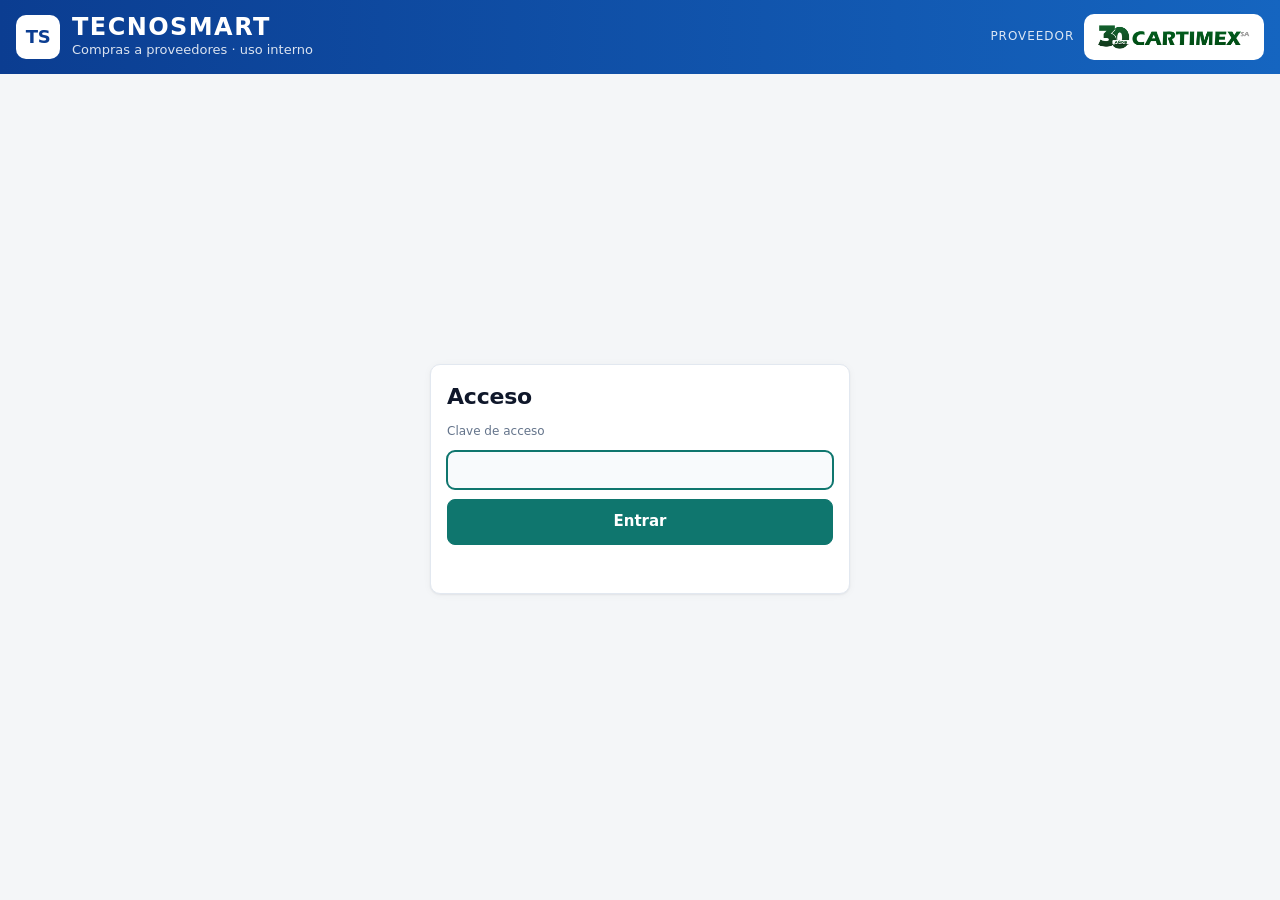
<file: compras/index.html>
<!doctype html>
<html lang="es">
<head>
  <meta charset="utf-8">
  <meta name="viewport" content="width=device-width, initial-scale=1">
  <meta name="robots" content="noindex, nofollow">
  <meta name="referrer" content="no-referrer">
  <title>Compras Cartimex · Tecnosmart</title>
  <link rel="icon" href="cartimex-logo.png">
  <link rel="stylesheet" href="styles.css">
</head>
<body>

<header class="brandbar">
  <div class="brandbar-inner">
    <div class="brand">
      <span class="brand-mark" aria-hidden="true">TS</span>
      <div>
        <div class="brand-name">TECNOSMART</div>
        <div class="brand-sub">Compras a proveedores · uso interno</div>
      </div>
    </div>
    <div class="supplier">
      <span class="supplier-label">Proveedor</span>
      <span class="logo-pill"><img src="cartimex-logo.png" alt="Cartimex" class="cx-logo"></span>
    </div>
  </div>
</header>

<!-- Paso 1: clave de acceso -->
<section id="login" class="center" hidden>
  <form id="loginForm" class="card narrow" autocomplete="off">
    <h1>Acceso</h1>
    <label for="password">Clave de acceso</label>
    <input id="password" type="password" inputmode="numeric" required autofocus>
    <button type="submit" class="btn primary big">Entrar</button>
    <p id="loginMsg" class="msg error" role="alert"></p>
  </form>
</section>

<!-- Paso 2 (solo la primera vez en cada equipo): API key de Cartimex -->
<section id="keySetup" class="center" hidden>
  <form id="keyForm" class="card narrow" autocomplete="off">
    <h1>Conectar con Cartimex</h1>
    <p class="hint">Pegue su API key de Cartimex (empieza con <code>ck_</code>). Se guarda solo en este navegador,
      nunca en la página publicada. Se pide una sola vez por equipo.</p>
    <label for="apikey">API key de Cartimex</label>
    <input id="apikey" type="password" required pattern="ck_[A-Za-z0-9]{8,}" spellcheck="false">
    <label class="check"><input id="remember" type="checkbox" checked> Recordar en este equipo</label>
    <button type="submit" class="btn primary big">Conectar</button>
    <p id="keyMsg" class="msg error" role="alert"></p>
  </form>
</section>

<!-- Aplicación -->
<div id="app" hidden>
  <div class="toolbar">
    <span id="cuenta" class="chip"></span>
    <button id="forgetKey" class="btn ghost sm" type="button" title="Borra la API key guardada en este navegador">Desconectar clave</button>
    <button id="logout" class="btn ghost sm" type="button">Bloquear</button>
  </div>

  <main>
    <!-- Consulta -->
    <section class="card search-card">
      <h2 class="section-title">Consulta de productos Cartimex</h2>
      <form id="searchForm" class="search">
        <input id="q" type="search" placeholder="Part number, marca o descripción (ej. 83KA00G3LM · laptop lenovo · monitor 24)" minlength="2" maxlength="80" required>
        <label class="check"><input id="soloDisp" type="checkbox" checked> Solo con stock</label>
        <button class="btn primary big" type="submit">Buscar</button>
      </form>
      <p id="searchMsg" class="msg"></p>
      <div class="table-wrap">
        <table id="results" class="grid big-grid" hidden>
          <thead>
            <tr>
              <th></th>
              <th>Código</th>
              <th>Producto</th>
              <th class="num" title="Disponible en Guayaquil (mostrador + otras bodegas)">GYE</th>
              <th class="num" title="Disponible en Quito (mostrador + otras bodegas)">UIO</th>
              <th class="num">Precio</th>
              <th class="num">Precio + IVA</th>
              <th class="num">Cant.</th>
              <th></th>
            </tr>
          </thead>
          <tbody></tbody>
        </table>
      </div>
      <div class="pager"><button id="more" class="btn ghost" type="button" hidden>Ver más resultados</button></div>
    </section>

    <!-- Carrito / orden -->
    <section class="card">
      <div class="section-head">
        <h2 class="section-title">Orden de compra <span id="cartCount" class="badge">0</span></h2>
        <div class="actions">
          <button id="refresh" class="btn ghost" type="button">Actualizar precios y stock</button>
          <button id="clear" class="btn ghost danger" type="button">Vaciar</button>
        </div>
      </div>
      <p id="cartEmpty" class="empty">Aún no hay productos. Búsquelos arriba y pulse <b>Agregar</b>.</p>
      <div class="table-wrap">
        <table id="cart" class="grid" hidden>
          <thead>
            <tr>
              <th>Código</th>
              <th>Producto</th>
              <th class="num">GYE</th>
              <th class="num">UIO</th>
              <th class="num">Cant.</th>
              <th class="num">Precio</th>
              <th class="num">Precio + IVA</th>
              <th class="num">Subtotal</th>
              <th class="num">Total + IVA</th>
              <th>Comentario</th>
              <th></th>
            </tr>
          </thead>
          <tbody></tbody>
          <tfoot>
            <tr>
              <td colspan="7" class="right">Subtotal · IVA · <b>Total</b></td>
              <td class="num" id="tSub"></td>
              <td class="num" id="tTot"></td>
              <td colspan="2" id="tExtra" class="muted"></td>
            </tr>
          </tfoot>
        </table>
      </div>

      <form id="orderForm" class="order-form" hidden>
        <div class="field">
          <label for="ref">Referencia (su nº de pedido)</label>
          <input id="ref" required maxlength="40" pattern="[A-Za-z0-9][A-Za-z0-9_\/\-]{2,39}" title="3 a 40 caracteres: letras, números, - _ /">
        </div>
        <div class="field">
          <label for="entrega">Entrega</label>
          <select id="entrega">
            <option value="retiro_gye">Retiro en mostrador Guayaquil</option>
            <option value="retiro_uio">Retiro en mostrador Quito</option>
          </select>
        </div>
        <div class="field wide">
          <label for="comentario">Comentario general para Cartimex</label>
          <textarea id="comentario" rows="2" maxlength="200" placeholder="Ej.: Retira Juan Pérez, C.I. 09…"></textarea>
          <p class="hint">Nota que recibe Cartimex (general + comentarios por línea): <span id="notaCount">0</span>/200</p>
        </div>
        <div class="field wide submit-row">
          <div id="orderMsg" class="msg" role="status"></div>
          <button id="submitOrder" class="btn primary big" type="submit">Subir orden a Cartimex</button>
        </div>
      </form>
    </section>

    <!-- Órdenes recientes -->
    <section class="card">
      <div class="section-head">
        <h2 class="section-title">Órdenes recientes en Cartimex</h2>
        <button id="loadOrders" class="btn ghost" type="button">Actualizar</button>
      </div>
      <div class="table-wrap">
        <table id="orders" class="grid compact" hidden>
          <thead><tr><th>Referencia</th><th>Orden</th><th>Estado</th><th>Detalle</th><th class="num">Total</th><th>Creada</th></tr></thead>
          <tbody></tbody>
        </table>
      </div>
      <p id="ordersMsg" class="empty"></p>
    </section>
  </main>
</div>

<dialog id="confirm">
  <form method="dialog" class="dialog">
    <h2>¿Subir esta orden a Cartimex?</h2>
    <div id="confirmBody"></div>
    <p class="hint">Cartimex la procesará como una compra real y la facturará a nombre de su cuenta.</p>
    <div class="actions right">
      <button value="cancel" class="btn ghost">Cancelar</button>
      <button value="ok" class="btn primary">Sí, subir orden</button>
    </div>
  </form>
</dialog>

<script src="app.js"></script>
</body>
</html>
</file>
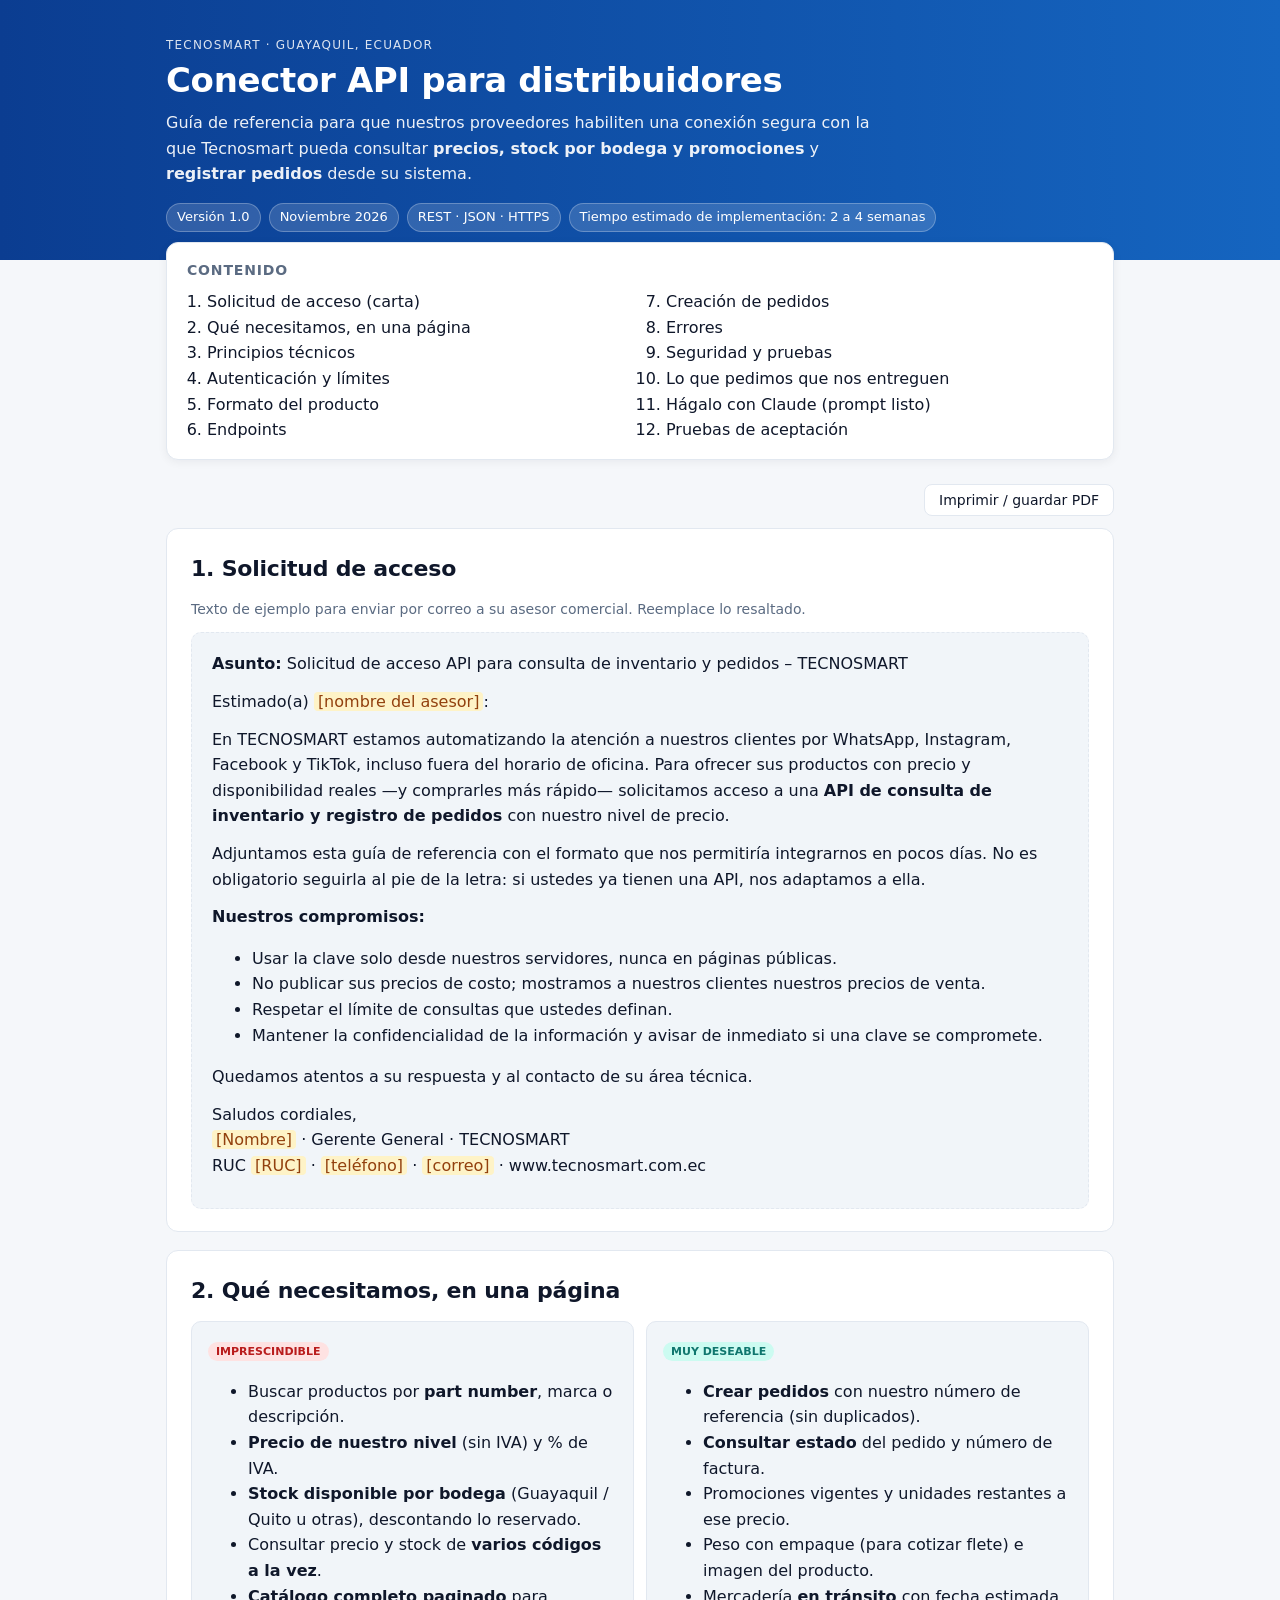
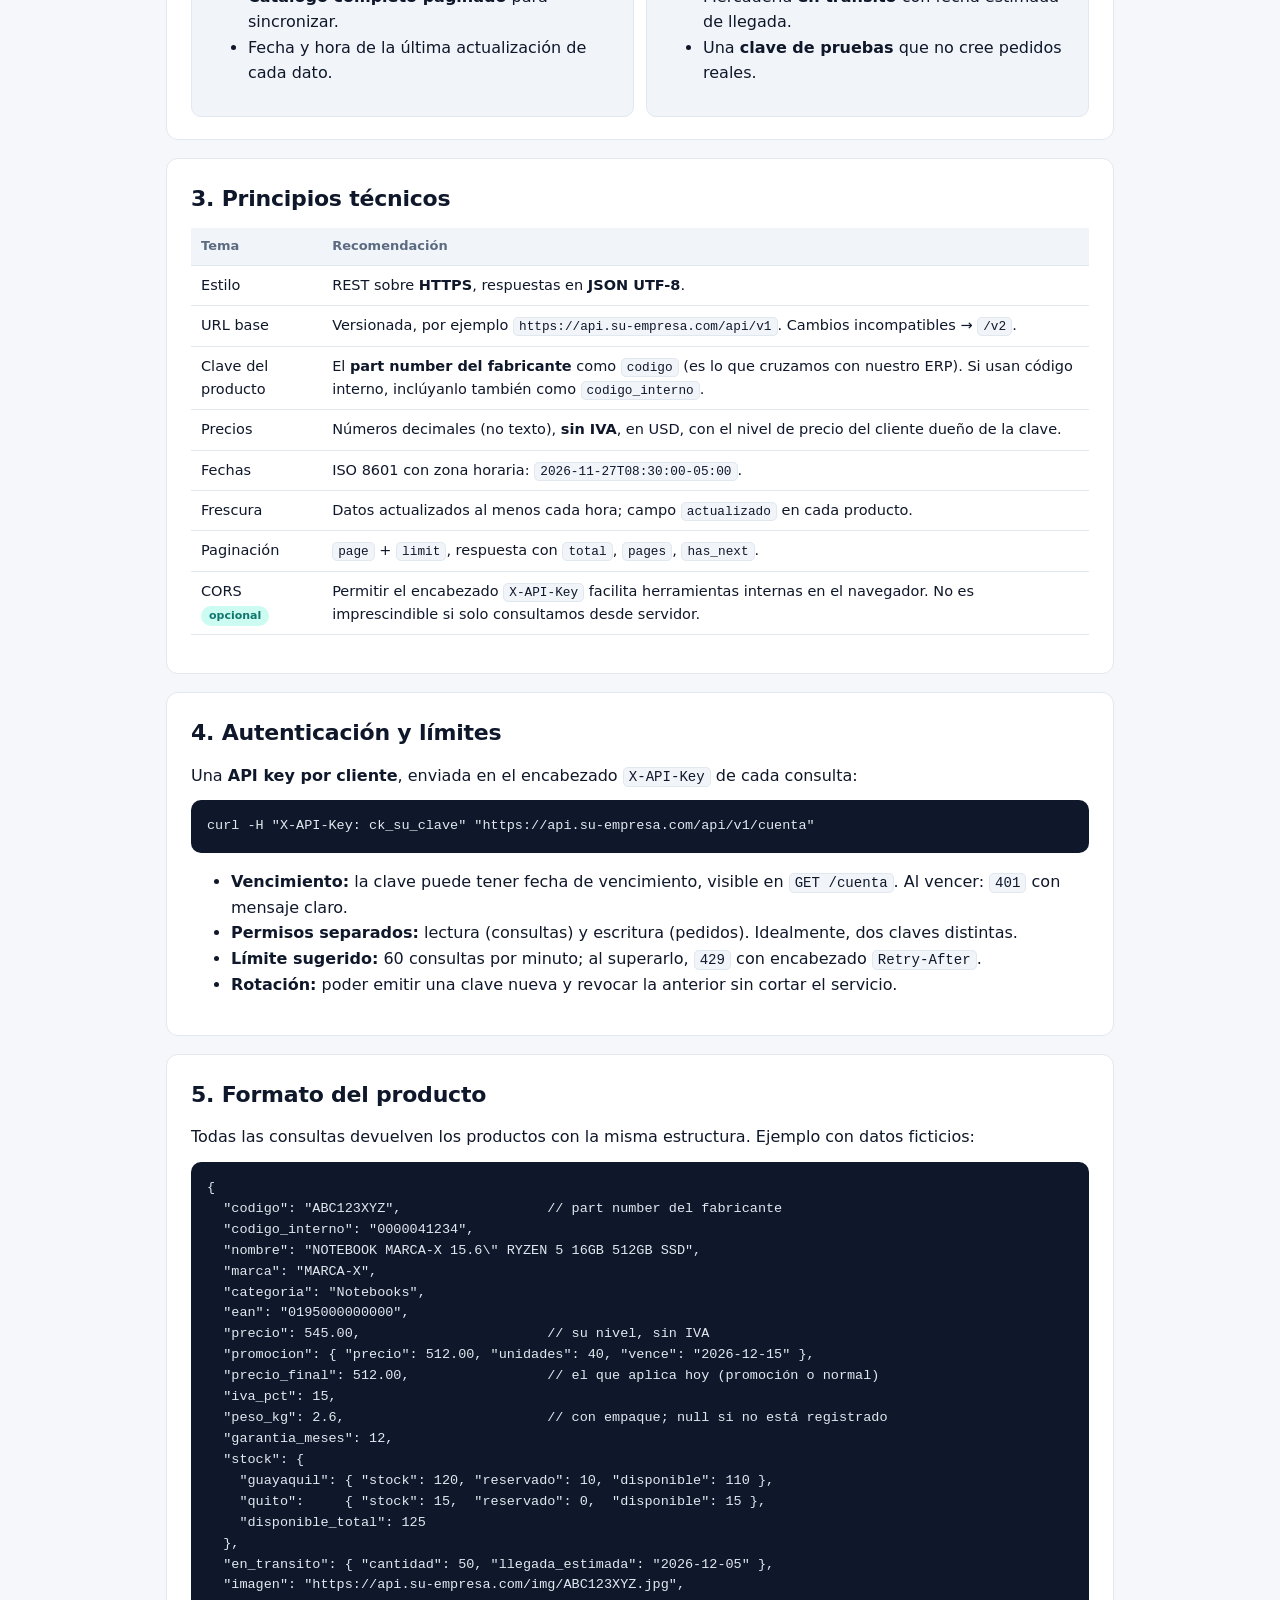
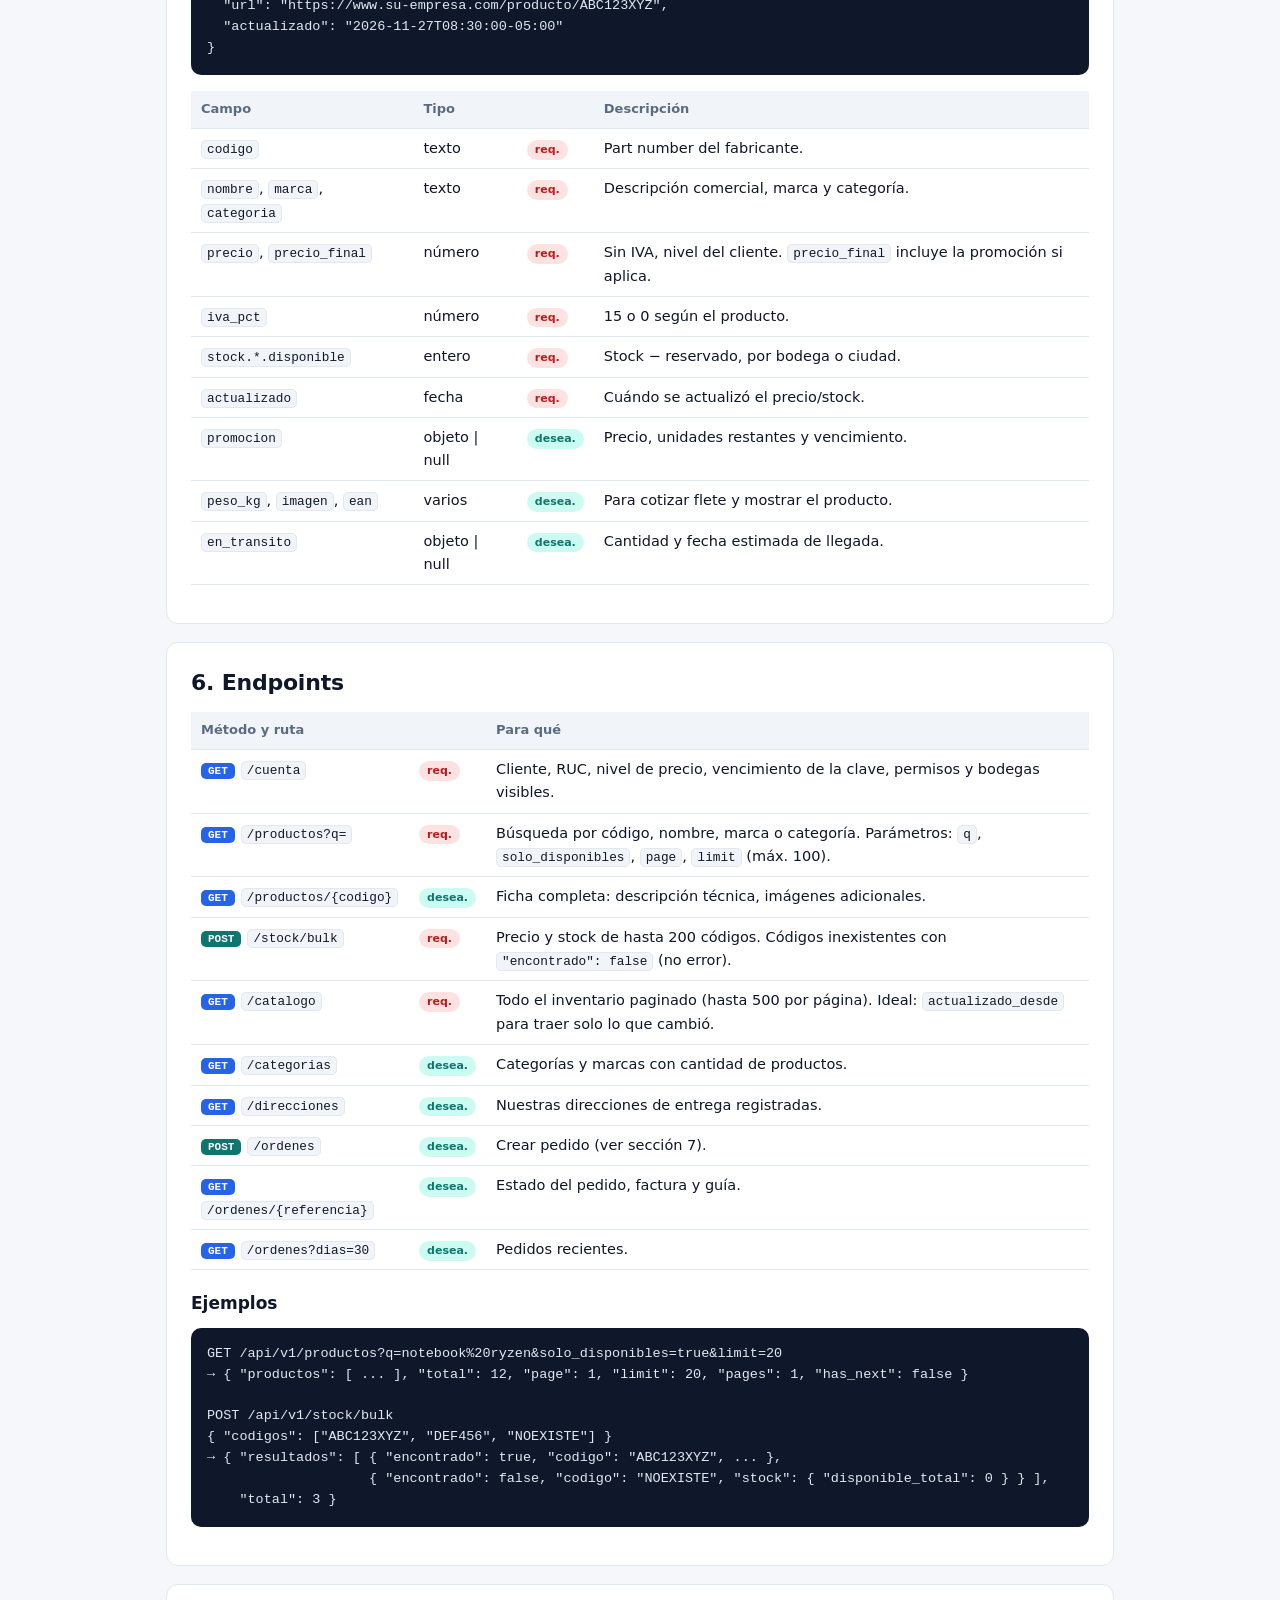
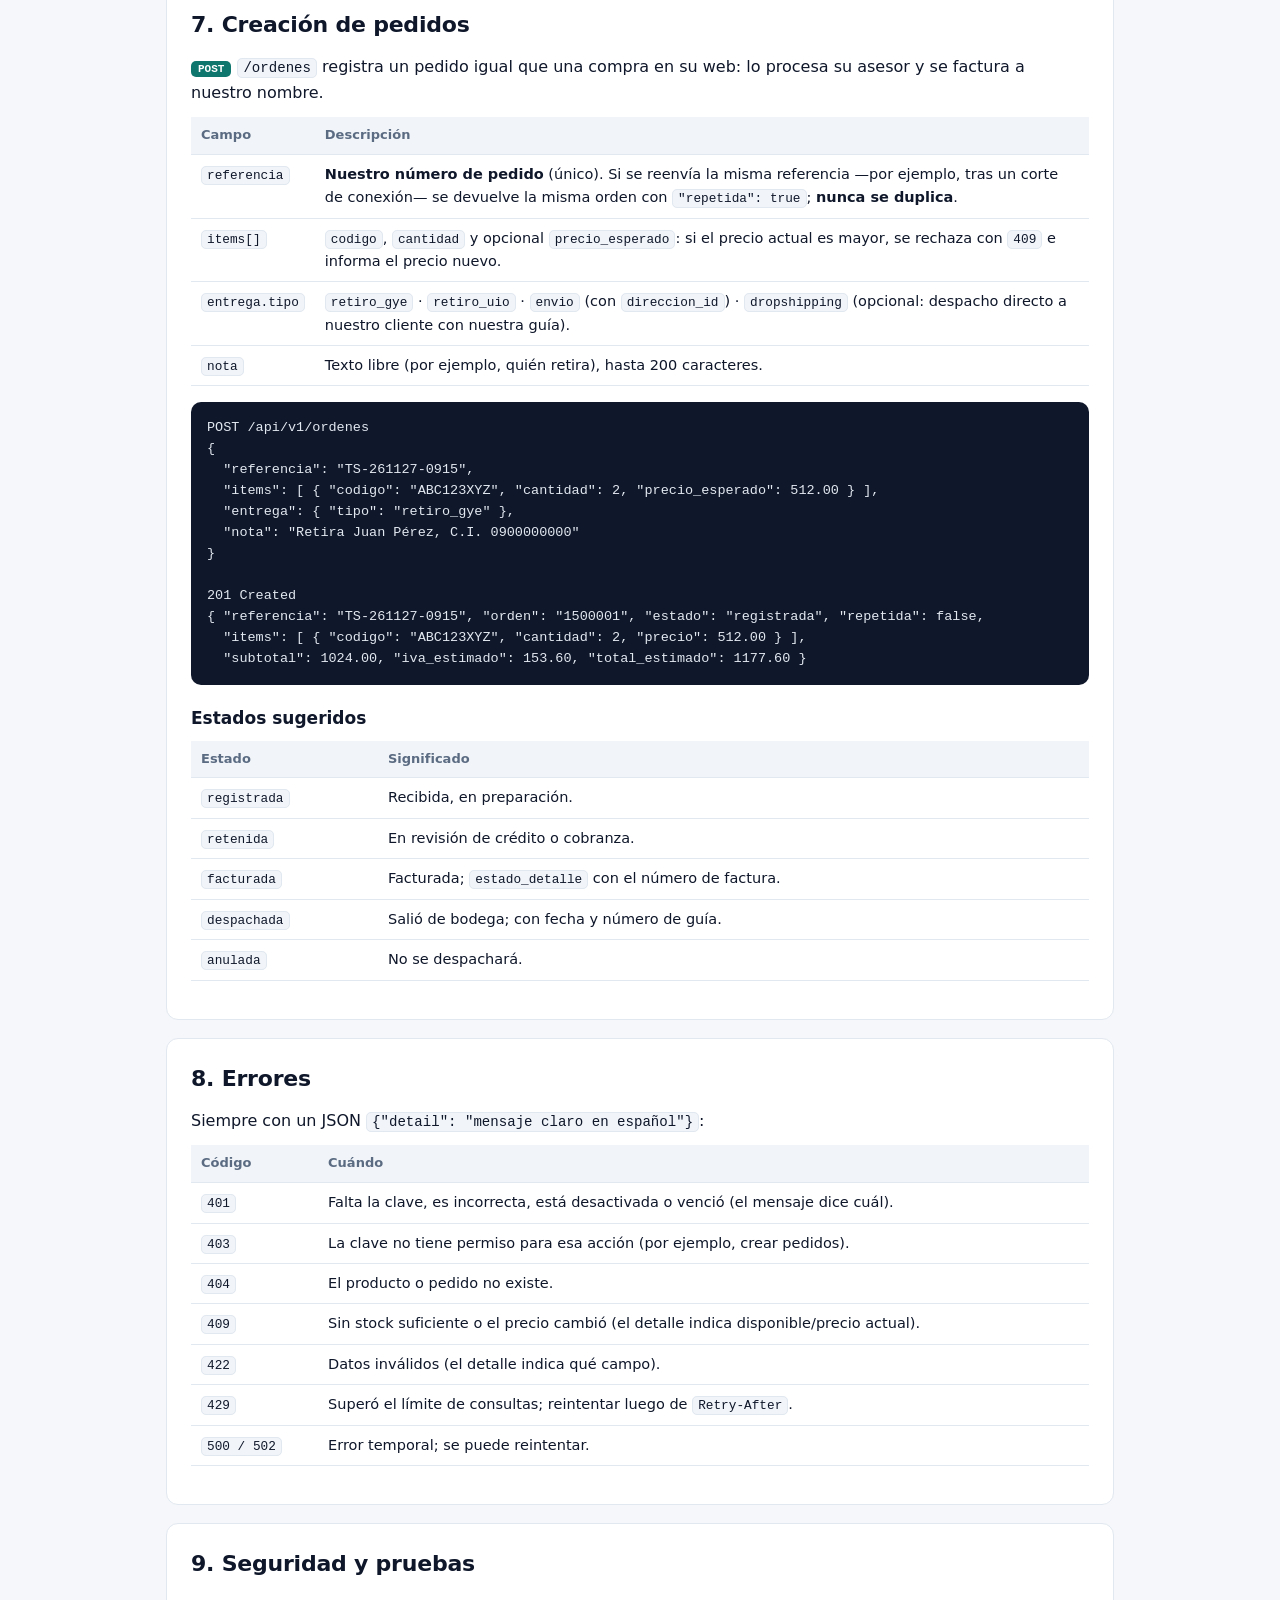
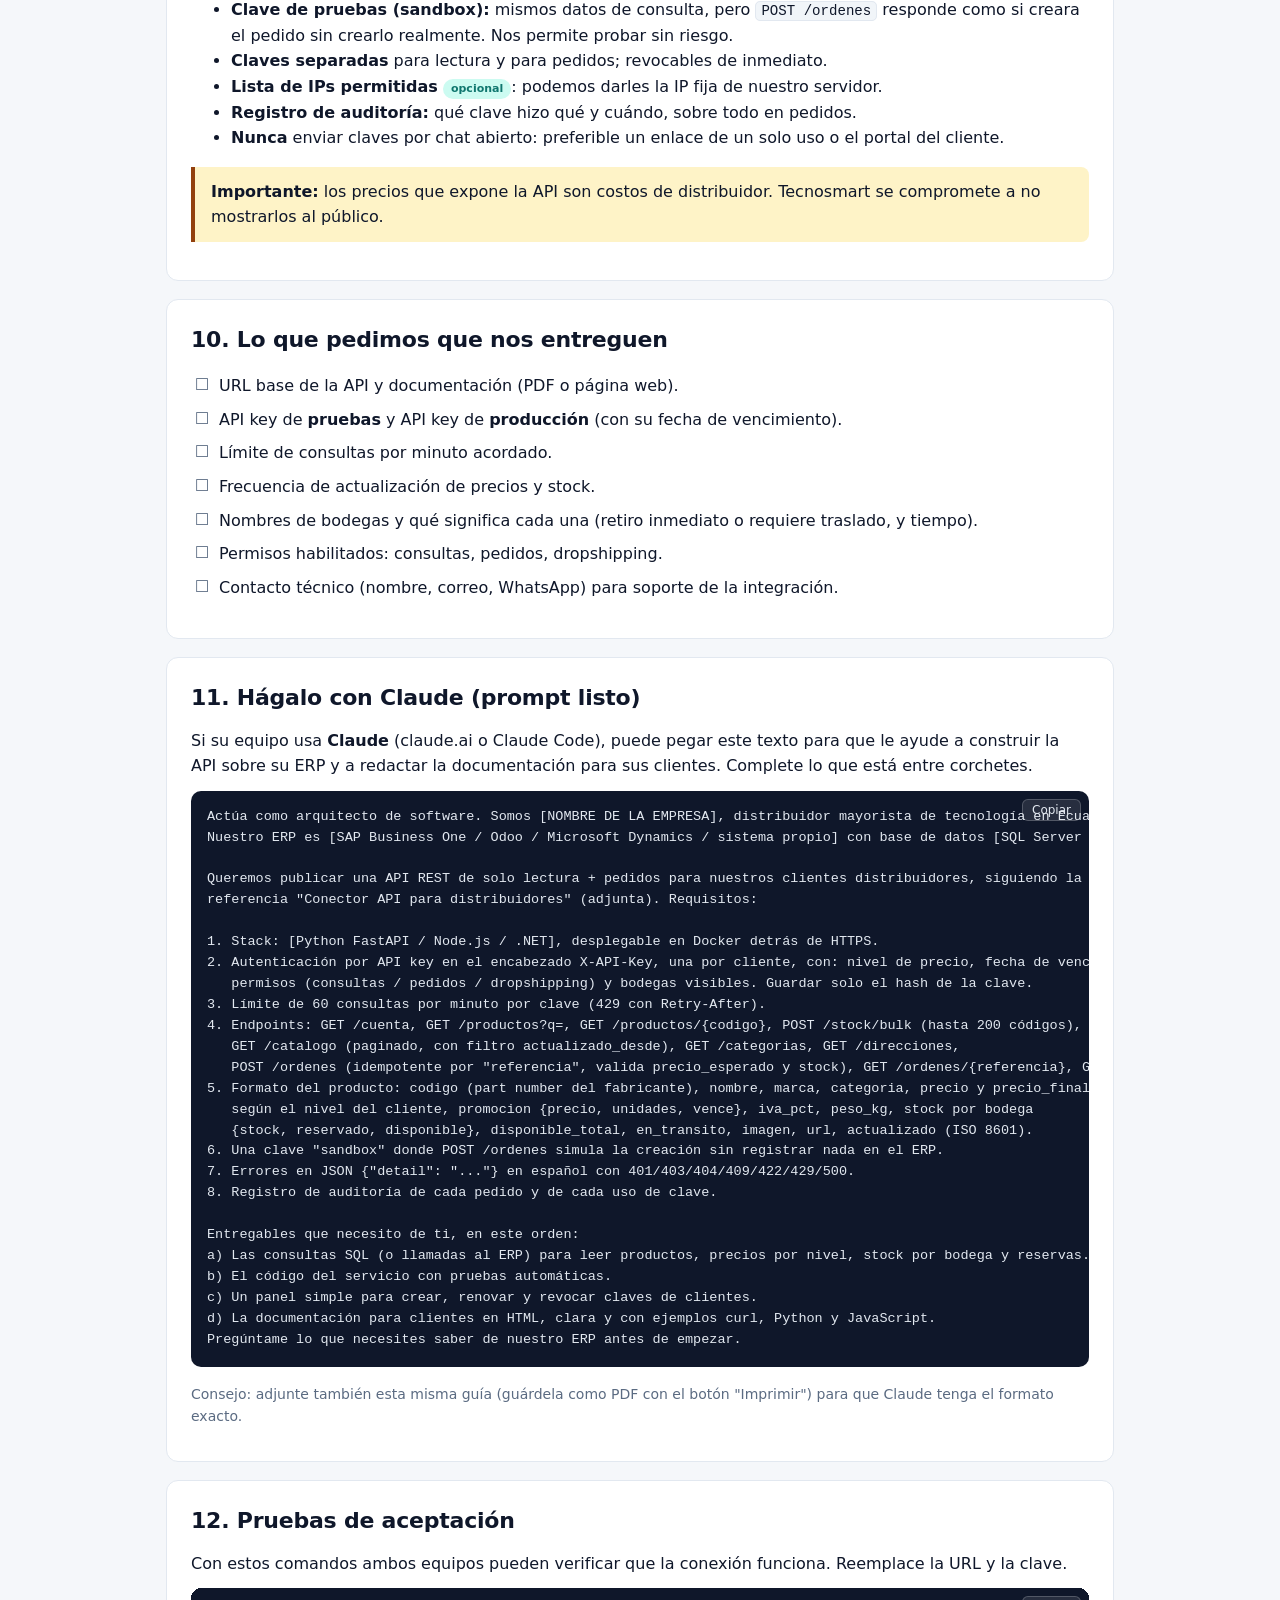
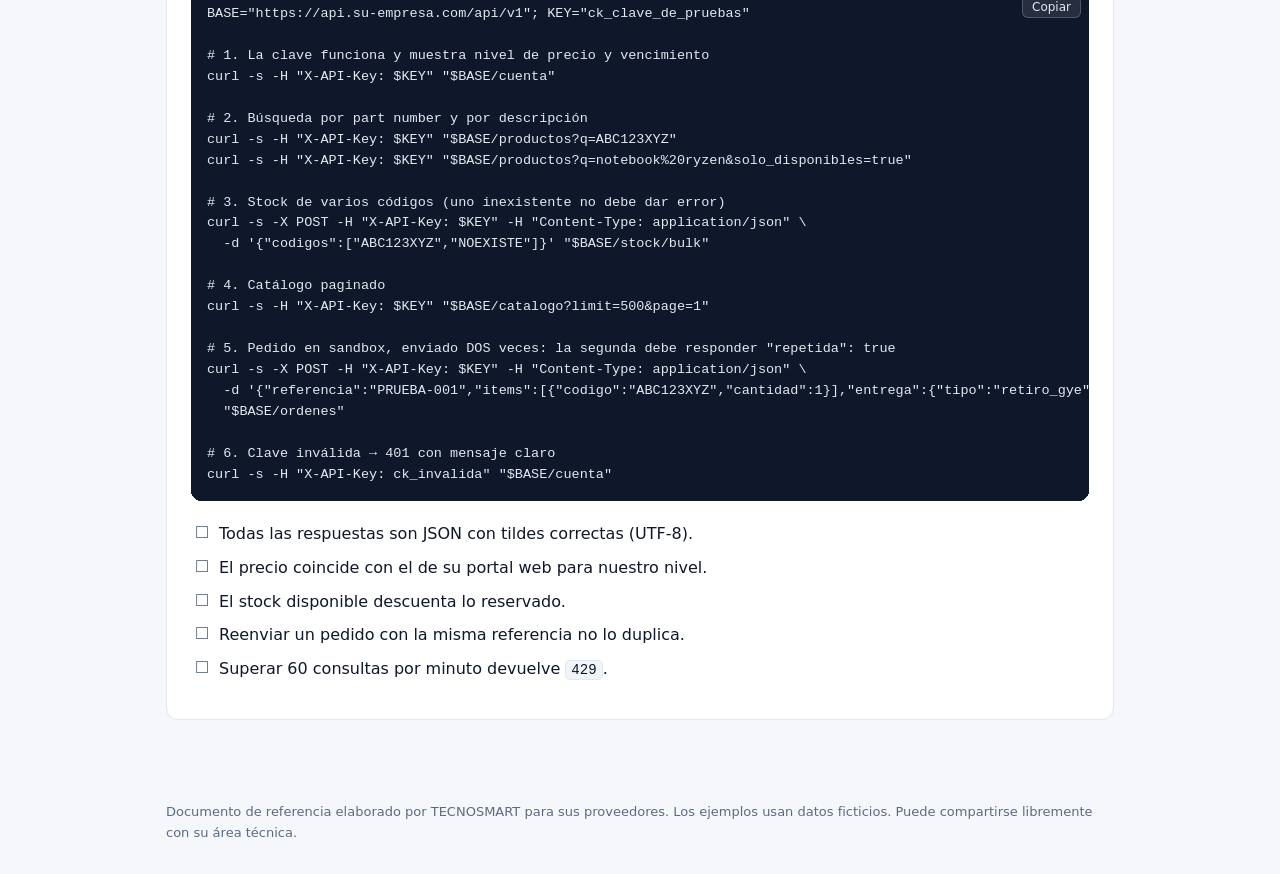
<file: manual-proveedores/index.html>
<!doctype html>
<html lang="es">
<head>
<meta charset="utf-8">
<meta name="viewport" content="width=device-width, initial-scale=1">
<meta name="robots" content="noindex, nofollow">
<title>Conector API para distribuidores · Guía de referencia</title>
<style>
:root{
  --bg:#f5f7fa; --surface:#fff; --surface-2:#f1f5f9; --text:#0f172a; --muted:#5b6b82; --border:#e2e8f0;
  --brand:#0b3d91; --brand-2:#1565c0; --accent:#0f766e; --code-bg:#0f172a; --code-text:#e2e8f0;
  --must:#b91c1c; --must-soft:#fee2e2; --nice:#0f766e; --nice-soft:#ccfbf1; --warn-soft:#fef3c7; --warn:#92400e;
  color-scheme: light;
}
@media (prefers-color-scheme: dark){
  :root:not([data-theme="light"]){
    --bg:#0b1220; --surface:#111a2b; --surface-2:#0f1726; --text:#e2e8f0; --muted:#94a3b8; --border:#1f2a3d;
    --brand:#93c5fd; --brand-2:#60a5fa; --accent:#2dd4bf; --code-bg:#020617; --code-text:#e2e8f0;
    --must:#f87171; --must-soft:#3b1414; --nice:#2dd4bf; --nice-soft:#134e4a; --warn-soft:#3a2a0a; --warn:#fbbf24;
    color-scheme: dark;
  }
}
:root[data-theme="dark"]{
  --bg:#0b1220; --surface:#111a2b; --surface-2:#0f1726; --text:#e2e8f0; --muted:#94a3b8; --border:#1f2a3d;
  --brand:#93c5fd; --brand-2:#60a5fa; --accent:#2dd4bf; --code-bg:#020617; --code-text:#e2e8f0;
  --must:#f87171; --must-soft:#3b1414; --nice:#2dd4bf; --nice-soft:#134e4a; --warn-soft:#3a2a0a; --warn:#fbbf24;
  color-scheme: dark;
}
*{box-sizing:border-box}
body{margin:0;background:var(--bg);color:var(--text);font:16px/1.6 system-ui,-apple-system,"Segoe UI",Roboto,sans-serif}
header.hero{background:linear-gradient(90deg,#0b3d91,#1565c0);color:#fff}
.hero-inner{max-width:980px;margin:0 auto;padding:36px 16px 28px}
.hero .eyebrow{font-size:12px;letter-spacing:.1em;text-transform:uppercase;opacity:.85;margin:0}
.hero h1{font-size:34px;line-height:1.15;margin:6px 0 10px;letter-spacing:-.01em}
.hero p{margin:0;max-width:720px;opacity:.92}
.meta{display:flex;gap:8px;flex-wrap:wrap;margin-top:16px}
.meta span{background:rgb(255 255 255 / .15);border:1px solid rgb(255 255 255 / .25);padding:3px 10px;border-radius:999px;font-size:13px}
main{max-width:980px;margin:0 auto;padding:0 16px 64px}
nav.toc{background:var(--surface);border:1px solid var(--border);border-radius:12px;padding:16px 20px;margin:-18px 0 24px;position:relative;box-shadow:0 2px 10px rgb(15 23 42 / .06)}
nav.toc h2{font-size:14px;margin:0 0 8px;color:var(--muted);text-transform:uppercase;letter-spacing:.06em}
nav.toc ol{margin:0;padding-left:20px;columns:2;column-gap:32px}
nav.toc a{color:var(--text);text-decoration:none}
nav.toc a:hover{color:var(--brand-2);text-decoration:underline}
section.card{background:var(--surface);border:1px solid var(--border);border-radius:12px;padding:22px 24px;margin:0 0 18px}
h2.sec{font-size:22px;margin:0 0 12px;letter-spacing:-.01em;scroll-margin-top:16px}
h3{font-size:17px;margin:20px 0 8px}
p{margin:0 0 12px}
.muted{color:var(--muted)}
.small{font-size:14px}
a{color:var(--brand-2)}
code{font-family:ui-monospace,SFMono-Regular,Menlo,Consolas,monospace;font-size:.88em;background:var(--surface-2);border:1px solid var(--border);padding:1px 5px;border-radius:5px}
pre{position:relative;background:var(--code-bg);color:var(--code-text);border-radius:10px;padding:16px;overflow-x:auto;font:13.5px/1.55 ui-monospace,SFMono-Regular,Menlo,Consolas,monospace;margin:10px 0 16px}
pre code{background:none;border:0;padding:0;color:inherit;font-size:inherit}
.copy{position:absolute;top:8px;right:8px;font:12px system-ui,sans-serif;background:rgb(255 255 255 / .1);color:#e2e8f0;border:1px solid rgb(255 255 255 / .2);border-radius:6px;padding:3px 9px;cursor:pointer}
.copy:hover{background:rgb(255 255 255 / .2)}
.table-wrap{overflow-x:auto;margin:8px 0 16px}
table{width:100%;border-collapse:collapse;font-size:14.5px}
th,td{text-align:left;padding:8px 10px;border-bottom:1px solid var(--border);vertical-align:top}
th{background:var(--surface-2);font-size:13px;color:var(--muted);font-weight:600;white-space:nowrap}
td code{white-space:nowrap}
.tag{display:inline-block;font-size:11px;font-weight:700;padding:1px 8px;border-radius:999px;white-space:nowrap}
.must{background:var(--must-soft);color:var(--must)}
.nice{background:var(--nice-soft);color:var(--nice)}
.method{display:inline-block;font:700 11px ui-monospace,Menlo,monospace;padding:2px 7px;border-radius:5px;margin-right:6px;color:#fff;background:#2563eb}
.method.post{background:#0f766e}.method.put{background:#b45309}
.callout{border-left:4px solid var(--brand-2);background:var(--surface-2);padding:12px 16px;border-radius:0 8px 8px 0;margin:12px 0 16px}
.callout.warn{border-color:var(--warn);background:var(--warn-soft)}
.grid2{display:grid;grid-template-columns:repeat(auto-fit,minmax(260px,1fr));gap:12px}
.box{border:1px solid var(--border);border-radius:10px;padding:14px 16px;background:var(--surface-2)}
.box h3{margin-top:0}
ul.check{list-style:none;padding:0;margin:0 0 12px}
ul.check li{padding:4px 0 4px 28px;position:relative}
ul.check li::before{content:"☐";position:absolute;left:4px;top:3px;color:var(--muted)}
.letter{background:var(--surface-2);border:1px dashed var(--border);border-radius:10px;padding:18px 20px}
.ph{background:var(--warn-soft);color:var(--warn);border-radius:4px;padding:0 4px}
footer{max-width:980px;margin:0 auto;padding:0 16px 40px;color:var(--muted);font-size:13px}
.toolbar{display:flex;justify-content:flex-end;gap:8px;margin:12px 0}
.btn{font:14px system-ui,sans-serif;border:1px solid var(--border);background:var(--surface);color:var(--text);border-radius:8px;padding:7px 14px;cursor:pointer}
.btn:hover{border-color:var(--brand-2)}
@media (max-width:640px){
  .hero h1{font-size:26px} nav.toc ol{columns:1} section.card{padding:18px 16px}
}
@media print{
  body{background:#fff;font-size:12pt} header.hero{background:#0b3d91 !important;-webkit-print-color-adjust:exact;print-color-adjust:exact}
  .copy,.toolbar{display:none} section.card{break-inside:avoid-page;border-color:#ccc} nav.toc{box-shadow:none;margin-top:12px}
  pre{white-space:pre-wrap;word-break:break-word}
}
</style>
</head>
<body>

<header class="hero">
  <div class="hero-inner">
    <p class="eyebrow">TECNOSMART · Guayaquil, Ecuador</p>
    <h1>Conector API para distribuidores</h1>
    <p>Guía de referencia para que nuestros proveedores habiliten una conexión segura con la que Tecnosmart pueda consultar
      <b>precios, stock por bodega y promociones</b> y <b>registrar pedidos</b> desde su sistema.</p>
    <div class="meta"><span>Versión 1.0</span><span>Noviembre 2026</span><span>REST · JSON · HTTPS</span><span>Tiempo estimado de implementación: 2 a 4 semanas</span></div>
  </div>
</header>

<main>
  <nav class="toc" aria-label="Contenido">
    <h2>Contenido</h2>
    <ol>
      <li><a href="#solicitud">Solicitud de acceso (carta)</a></li>
      <li><a href="#resumen">Qué necesitamos, en una página</a></li>
      <li><a href="#principios">Principios técnicos</a></li>
      <li><a href="#autenticacion">Autenticación y límites</a></li>
      <li><a href="#producto">Formato del producto</a></li>
      <li><a href="#endpoints">Endpoints</a></li>
      <li><a href="#ordenes">Creación de pedidos</a></li>
      <li><a href="#errores">Errores</a></li>
      <li><a href="#seguridad">Seguridad y pruebas</a></li>
      <li><a href="#entregables">Lo que pedimos que nos entreguen</a></li>
      <li><a href="#claude">Hágalo con Claude (prompt listo)</a></li>
      <li><a href="#aceptacion">Pruebas de aceptación</a></li>
    </ol>
  </nav>

  <div class="toolbar"><button class="btn" type="button" onclick="window.print()">Imprimir / guardar PDF</button></div>

  <!-- 1 -->
  <section class="card" id="solicitud">
    <h2 class="sec">1. Solicitud de acceso</h2>
    <p class="muted small">Texto de ejemplo para enviar por correo a su asesor comercial. Reemplace lo resaltado.</p>
    <div class="letter">
      <p><b>Asunto:</b> Solicitud de acceso API para consulta de inventario y pedidos – TECNOSMART</p>
      <p>Estimado(a) <span class="ph">[nombre del asesor]</span>:</p>
      <p>En TECNOSMART estamos automatizando la atención a nuestros clientes por WhatsApp, Instagram, Facebook y TikTok,
        incluso fuera del horario de oficina. Para ofrecer sus productos con precio y disponibilidad reales —y comprarles
        más rápido— solicitamos acceso a una <b>API de consulta de inventario y registro de pedidos</b> con nuestro nivel de precio.</p>
      <p>Adjuntamos esta guía de referencia con el formato que nos permitiría integrarnos en pocos días. No es obligatorio
        seguirla al pie de la letra: si ustedes ya tienen una API, nos adaptamos a ella.</p>
      <p><b>Nuestros compromisos:</b></p>
      <ul>
        <li>Usar la clave solo desde nuestros servidores, nunca en páginas públicas.</li>
        <li>No publicar sus precios de costo; mostramos a nuestros clientes nuestros precios de venta.</li>
        <li>Respetar el límite de consultas que ustedes definan.</li>
        <li>Mantener la confidencialidad de la información y avisar de inmediato si una clave se compromete.</li>
      </ul>
      <p>Quedamos atentos a su respuesta y al contacto de su área técnica.</p>
      <p>Saludos cordiales,<br><span class="ph">[Nombre]</span> · Gerente General · TECNOSMART<br>
        RUC <span class="ph">[RUC]</span> · <span class="ph">[teléfono]</span> · <span class="ph">[correo]</span> · www.tecnosmart.com.ec</p>
    </div>
  </section>

  <!-- 2 -->
  <section class="card" id="resumen">
    <h2 class="sec">2. Qué necesitamos, en una página</h2>
    <div class="grid2">
      <div class="box">
        <h3><span class="tag must">IMPRESCINDIBLE</span></h3>
        <ul>
          <li>Buscar productos por <b>part number</b>, marca o descripción.</li>
          <li><b>Precio de nuestro nivel</b> (sin IVA) y % de IVA.</li>
          <li><b>Stock disponible por bodega</b> (Guayaquil / Quito u otras), descontando lo reservado.</li>
          <li>Consultar precio y stock de <b>varios códigos a la vez</b>.</li>
          <li><b>Catálogo completo paginado</b> para sincronizar.</li>
          <li>Fecha y hora de la última actualización de cada dato.</li>
        </ul>
      </div>
      <div class="box">
        <h3><span class="tag nice">MUY DESEABLE</span></h3>
        <ul>
          <li><b>Crear pedidos</b> con nuestro número de referencia (sin duplicados).</li>
          <li><b>Consultar estado</b> del pedido y número de factura.</li>
          <li>Promociones vigentes y unidades restantes a ese precio.</li>
          <li>Peso con empaque (para cotizar flete) e imagen del producto.</li>
          <li>Mercadería <b>en tránsito</b> con fecha estimada de llegada.</li>
          <li>Una <b>clave de pruebas</b> que no cree pedidos reales.</li>
        </ul>
      </div>
    </div>
  </section>

  <!-- 3 -->
  <section class="card" id="principios">
    <h2 class="sec">3. Principios técnicos</h2>
    <div class="table-wrap"><table>
      <tr><th>Tema</th><th>Recomendación</th></tr>
      <tr><td>Estilo</td><td>REST sobre <b>HTTPS</b>, respuestas en <b>JSON UTF-8</b>.</td></tr>
      <tr><td>URL base</td><td>Versionada, por ejemplo <code>https://api.su-empresa.com/api/v1</code>. Cambios incompatibles → <code>/v2</code>.</td></tr>
      <tr><td>Clave del producto</td><td>El <b>part number del fabricante</b> como <code>codigo</code> (es lo que cruzamos con nuestro ERP). Si usan código interno, inclúyanlo también como <code>codigo_interno</code>.</td></tr>
      <tr><td>Precios</td><td>Números decimales (no texto), <b>sin IVA</b>, en USD, con el nivel de precio del cliente dueño de la clave.</td></tr>
      <tr><td>Fechas</td><td>ISO 8601 con zona horaria: <code>2026-11-27T08:30:00-05:00</code>.</td></tr>
      <tr><td>Frescura</td><td>Datos actualizados al menos cada hora; campo <code>actualizado</code> en cada producto.</td></tr>
      <tr><td>Paginación</td><td><code>page</code> + <code>limit</code>, respuesta con <code>total</code>, <code>pages</code>, <code>has_next</code>.</td></tr>
      <tr><td>CORS <span class="tag nice">opcional</span></td><td>Permitir el encabezado <code>X-API-Key</code> facilita herramientas internas en el navegador. No es imprescindible si solo consultamos desde servidor.</td></tr>
    </table></div>
  </section>

  <!-- 4 -->
  <section class="card" id="autenticacion">
    <h2 class="sec">4. Autenticación y límites</h2>
    <p>Una <b>API key por cliente</b>, enviada en el encabezado <code>X-API-Key</code> de cada consulta:</p>
<pre><code>curl -H "X-API-Key: ck_su_clave" "https://api.su-empresa.com/api/v1/cuenta"</code></pre>
    <ul>
      <li><b>Vencimiento:</b> la clave puede tener fecha de vencimiento, visible en <code>GET /cuenta</code>. Al vencer: <code>401</code> con mensaje claro.</li>
      <li><b>Permisos separados:</b> lectura (consultas) y escritura (pedidos). Idealmente, dos claves distintas.</li>
      <li><b>Límite sugerido:</b> 60 consultas por minuto; al superarlo, <code>429</code> con encabezado <code>Retry-After</code>.</li>
      <li><b>Rotación:</b> poder emitir una clave nueva y revocar la anterior sin cortar el servicio.</li>
    </ul>
  </section>

  <!-- 5 -->
  <section class="card" id="producto">
    <h2 class="sec">5. Formato del producto</h2>
    <p>Todas las consultas devuelven los productos con la misma estructura. Ejemplo con datos ficticios:</p>
<pre><code>{
  "codigo": "ABC123XYZ",                  // part number del fabricante
  "codigo_interno": "0000041234",
  "nombre": "NOTEBOOK MARCA-X 15.6\" RYZEN 5 16GB 512GB SSD",
  "marca": "MARCA-X",
  "categoria": "Notebooks",
  "ean": "0195000000000",
  "precio": 545.00,                       // su nivel, sin IVA
  "promocion": { "precio": 512.00, "unidades": 40, "vence": "2026-12-15" },
  "precio_final": 512.00,                 // el que aplica hoy (promoción o normal)
  "iva_pct": 15,
  "peso_kg": 2.6,                         // con empaque; null si no está registrado
  "garantia_meses": 12,
  "stock": {
    "guayaquil": { "stock": 120, "reservado": 10, "disponible": 110 },
    "quito":     { "stock": 15,  "reservado": 0,  "disponible": 15 },
    "disponible_total": 125
  },
  "en_transito": { "cantidad": 50, "llegada_estimada": "2026-12-05" },
  "imagen": "https://api.su-empresa.com/img/ABC123XYZ.jpg",
  "url": "https://www.su-empresa.com/producto/ABC123XYZ",
  "actualizado": "2026-11-27T08:30:00-05:00"
}</code></pre>
    <div class="table-wrap"><table>
      <tr><th>Campo</th><th>Tipo</th><th></th><th>Descripción</th></tr>
      <tr><td><code>codigo</code></td><td>texto</td><td><span class="tag must">req.</span></td><td>Part number del fabricante.</td></tr>
      <tr><td><code>nombre</code>, <code>marca</code>, <code>categoria</code></td><td>texto</td><td><span class="tag must">req.</span></td><td>Descripción comercial, marca y categoría.</td></tr>
      <tr><td><code>precio</code>, <code>precio_final</code></td><td>número</td><td><span class="tag must">req.</span></td><td>Sin IVA, nivel del cliente. <code>precio_final</code> incluye la promoción si aplica.</td></tr>
      <tr><td><code>iva_pct</code></td><td>número</td><td><span class="tag must">req.</span></td><td>15 o 0 según el producto.</td></tr>
      <tr><td><code>stock.*.disponible</code></td><td>entero</td><td><span class="tag must">req.</span></td><td>Stock − reservado, por bodega o ciudad.</td></tr>
      <tr><td><code>actualizado</code></td><td>fecha</td><td><span class="tag must">req.</span></td><td>Cuándo se actualizó el precio/stock.</td></tr>
      <tr><td><code>promocion</code></td><td>objeto | null</td><td><span class="tag nice">desea.</span></td><td>Precio, unidades restantes y vencimiento.</td></tr>
      <tr><td><code>peso_kg</code>, <code>imagen</code>, <code>ean</code></td><td>varios</td><td><span class="tag nice">desea.</span></td><td>Para cotizar flete y mostrar el producto.</td></tr>
      <tr><td><code>en_transito</code></td><td>objeto | null</td><td><span class="tag nice">desea.</span></td><td>Cantidad y fecha estimada de llegada.</td></tr>
    </table></div>
  </section>

  <!-- 6 -->
  <section class="card" id="endpoints">
    <h2 class="sec">6. Endpoints</h2>
    <div class="table-wrap"><table>
      <tr><th>Método y ruta</th><th></th><th>Para qué</th></tr>
      <tr><td><span class="method">GET</span><code>/cuenta</code></td><td><span class="tag must">req.</span></td><td>Cliente, RUC, nivel de precio, vencimiento de la clave, permisos y bodegas visibles.</td></tr>
      <tr><td><span class="method">GET</span><code>/productos?q=</code></td><td><span class="tag must">req.</span></td><td>Búsqueda por código, nombre, marca o categoría. Parámetros: <code>q</code>, <code>solo_disponibles</code>, <code>page</code>, <code>limit</code> (máx. 100).</td></tr>
      <tr><td><span class="method">GET</span><code>/productos/{codigo}</code></td><td><span class="tag nice">desea.</span></td><td>Ficha completa: descripción técnica, imágenes adicionales.</td></tr>
      <tr><td><span class="method post">POST</span><code>/stock/bulk</code></td><td><span class="tag must">req.</span></td><td>Precio y stock de hasta 200 códigos. Códigos inexistentes con <code>"encontrado": false</code> (no error).</td></tr>
      <tr><td><span class="method">GET</span><code>/catalogo</code></td><td><span class="tag must">req.</span></td><td>Todo el inventario paginado (hasta 500 por página). Ideal: <code>actualizado_desde</code> para traer solo lo que cambió.</td></tr>
      <tr><td><span class="method">GET</span><code>/categorias</code></td><td><span class="tag nice">desea.</span></td><td>Categorías y marcas con cantidad de productos.</td></tr>
      <tr><td><span class="method">GET</span><code>/direcciones</code></td><td><span class="tag nice">desea.</span></td><td>Nuestras direcciones de entrega registradas.</td></tr>
      <tr><td><span class="method post">POST</span><code>/ordenes</code></td><td><span class="tag nice">desea.</span></td><td>Crear pedido (ver sección 7).</td></tr>
      <tr><td><span class="method">GET</span><code>/ordenes/{referencia}</code></td><td><span class="tag nice">desea.</span></td><td>Estado del pedido, factura y guía.</td></tr>
      <tr><td><span class="method">GET</span><code>/ordenes?dias=30</code></td><td><span class="tag nice">desea.</span></td><td>Pedidos recientes.</td></tr>
    </table></div>
    <h3>Ejemplos</h3>
<pre><code>GET /api/v1/productos?q=notebook%20ryzen&amp;solo_disponibles=true&amp;limit=20
→ { "productos": [ ... ], "total": 12, "page": 1, "limit": 20, "pages": 1, "has_next": false }

POST /api/v1/stock/bulk
{ "codigos": ["ABC123XYZ", "DEF456", "NOEXISTE"] }
→ { "resultados": [ { "encontrado": true, "codigo": "ABC123XYZ", ... },
                    { "encontrado": false, "codigo": "NOEXISTE", "stock": { "disponible_total": 0 } } ],
    "total": 3 }</code></pre>
  </section>

  <!-- 7 -->
  <section class="card" id="ordenes">
    <h2 class="sec">7. Creación de pedidos</h2>
    <p><span class="method post">POST</span><code>/ordenes</code> registra un pedido igual que una compra en su web: lo procesa su asesor y se factura a nuestro nombre.</p>
    <div class="table-wrap"><table>
      <tr><th>Campo</th><th>Descripción</th></tr>
      <tr><td><code>referencia</code></td><td><b>Nuestro número de pedido</b> (único). Si se reenvía la misma referencia —por ejemplo, tras un corte de conexión— se devuelve la misma orden con <code>"repetida": true</code>; <b>nunca se duplica</b>.</td></tr>
      <tr><td><code>items[]</code></td><td><code>codigo</code>, <code>cantidad</code> y opcional <code>precio_esperado</code>: si el precio actual es mayor, se rechaza con <code>409</code> e informa el precio nuevo.</td></tr>
      <tr><td><code>entrega.tipo</code></td><td><code>retiro_gye</code> · <code>retiro_uio</code> · <code>envio</code> (con <code>direccion_id</code>) · <code>dropshipping</code> (opcional: despacho directo a nuestro cliente con nuestra guía).</td></tr>
      <tr><td><code>nota</code></td><td>Texto libre (por ejemplo, quién retira), hasta 200 caracteres.</td></tr>
    </table></div>
<pre><code>POST /api/v1/ordenes
{
  "referencia": "TS-261127-0915",
  "items": [ { "codigo": "ABC123XYZ", "cantidad": 2, "precio_esperado": 512.00 } ],
  "entrega": { "tipo": "retiro_gye" },
  "nota": "Retira Juan Pérez, C.I. 0900000000"
}

201 Created
{ "referencia": "TS-261127-0915", "orden": "1500001", "estado": "registrada", "repetida": false,
  "items": [ { "codigo": "ABC123XYZ", "cantidad": 2, "precio": 512.00 } ],
  "subtotal": 1024.00, "iva_estimado": 153.60, "total_estimado": 1177.60 }</code></pre>
    <h3>Estados sugeridos</h3>
    <div class="table-wrap"><table>
      <tr><th>Estado</th><th>Significado</th></tr>
      <tr><td><code>registrada</code></td><td>Recibida, en preparación.</td></tr>
      <tr><td><code>retenida</code></td><td>En revisión de crédito o cobranza.</td></tr>
      <tr><td><code>facturada</code></td><td>Facturada; <code>estado_detalle</code> con el número de factura.</td></tr>
      <tr><td><code>despachada</code></td><td>Salió de bodega; con fecha y número de guía.</td></tr>
      <tr><td><code>anulada</code></td><td>No se despachará.</td></tr>
    </table></div>
  </section>

  <!-- 8 -->
  <section class="card" id="errores">
    <h2 class="sec">8. Errores</h2>
    <p>Siempre con un JSON <code>{"detail": "mensaje claro en español"}</code>:</p>
    <div class="table-wrap"><table>
      <tr><th>Código</th><th>Cuándo</th></tr>
      <tr><td><code>401</code></td><td>Falta la clave, es incorrecta, está desactivada o venció (el mensaje dice cuál).</td></tr>
      <tr><td><code>403</code></td><td>La clave no tiene permiso para esa acción (por ejemplo, crear pedidos).</td></tr>
      <tr><td><code>404</code></td><td>El producto o pedido no existe.</td></tr>
      <tr><td><code>409</code></td><td>Sin stock suficiente o el precio cambió (el detalle indica disponible/precio actual).</td></tr>
      <tr><td><code>422</code></td><td>Datos inválidos (el detalle indica qué campo).</td></tr>
      <tr><td><code>429</code></td><td>Superó el límite de consultas; reintentar luego de <code>Retry-After</code>.</td></tr>
      <tr><td><code>500 / 502</code></td><td>Error temporal; se puede reintentar.</td></tr>
    </table></div>
  </section>

  <!-- 9 -->
  <section class="card" id="seguridad">
    <h2 class="sec">9. Seguridad y pruebas</h2>
    <ul>
      <li><b>Clave de pruebas (sandbox):</b> mismos datos de consulta, pero <code>POST /ordenes</code> responde como si creara el pedido sin crearlo realmente. Nos permite probar sin riesgo.</li>
      <li><b>Claves separadas</b> para lectura y para pedidos; revocables de inmediato.</li>
      <li><b>Lista de IPs permitidas</b> <span class="tag nice">opcional</span>: podemos darles la IP fija de nuestro servidor.</li>
      <li><b>Registro de auditoría:</b> qué clave hizo qué y cuándo, sobre todo en pedidos.</li>
      <li><b>Nunca</b> enviar claves por chat abierto: preferible un enlace de un solo uso o el portal del cliente.</li>
    </ul>
    <div class="callout warn"><b>Importante:</b> los precios que expone la API son costos de distribuidor. Tecnosmart se compromete a no mostrarlos al público.</div>
  </section>

  <!-- 10 -->
  <section class="card" id="entregables">
    <h2 class="sec">10. Lo que pedimos que nos entreguen</h2>
    <ul class="check">
      <li>URL base de la API y documentación (PDF o página web).</li>
      <li>API key de <b>pruebas</b> y API key de <b>producción</b> (con su fecha de vencimiento).</li>
      <li>Límite de consultas por minuto acordado.</li>
      <li>Frecuencia de actualización de precios y stock.</li>
      <li>Nombres de bodegas y qué significa cada una (retiro inmediato o requiere traslado, y tiempo).</li>
      <li>Permisos habilitados: consultas, pedidos, dropshipping.</li>
      <li>Contacto técnico (nombre, correo, WhatsApp) para soporte de la integración.</li>
    </ul>
  </section>

  <!-- 11 -->
  <section class="card" id="claude">
    <h2 class="sec">11. Hágalo con Claude (prompt listo)</h2>
    <p>Si su equipo usa <b>Claude</b> (claude.ai o Claude Code), puede pegar este texto para que le ayude a construir la API
      sobre su ERP y a redactar la documentación para sus clientes. Complete lo que está entre corchetes.</p>
<pre id="prompt"><button class="copy" type="button" data-target="prompt">Copiar</button><code>Actúa como arquitecto de software. Somos [NOMBRE DE LA EMPRESA], distribuidor mayorista de tecnología en Ecuador.
Nuestro ERP es [SAP Business One / Odoo / Microsoft Dynamics / sistema propio] con base de datos [SQL Server / PostgreSQL / otra].

Queremos publicar una API REST de solo lectura + pedidos para nuestros clientes distribuidores, siguiendo la guía de
referencia "Conector API para distribuidores" (adjunta). Requisitos:

1. Stack: [Python FastAPI / Node.js / .NET], desplegable en Docker detrás de HTTPS.
2. Autenticación por API key en el encabezado X-API-Key, una por cliente, con: nivel de precio, fecha de vencimiento,
   permisos (consultas / pedidos / dropshipping) y bodegas visibles. Guardar solo el hash de la clave.
3. Límite de 60 consultas por minuto por clave (429 con Retry-After).
4. Endpoints: GET /cuenta, GET /productos?q=, GET /productos/{codigo}, POST /stock/bulk (hasta 200 códigos),
   GET /catalogo (paginado, con filtro actualizado_desde), GET /categorias, GET /direcciones,
   POST /ordenes (idempotente por "referencia", valida precio_esperado y stock), GET /ordenes/{referencia}, GET /ordenes.
5. Formato del producto: codigo (part number del fabricante), nombre, marca, categoria, precio y precio_final sin IVA
   según el nivel del cliente, promocion {precio, unidades, vence}, iva_pct, peso_kg, stock por bodega
   {stock, reservado, disponible}, disponible_total, en_transito, imagen, url, actualizado (ISO 8601).
6. Una clave "sandbox" donde POST /ordenes simula la creación sin registrar nada en el ERP.
7. Errores en JSON {"detail": "..."} en español con 401/403/404/409/422/429/500.
8. Registro de auditoría de cada pedido y de cada uso de clave.

Entregables que necesito de ti, en este orden:
a) Las consultas SQL (o llamadas al ERP) para leer productos, precios por nivel, stock por bodega y reservas.
b) El código del servicio con pruebas automáticas.
c) Un panel simple para crear, renovar y revocar claves de clientes.
d) La documentación para clientes en HTML, clara y con ejemplos curl, Python y JavaScript.
Pregúntame lo que necesites saber de nuestro ERP antes de empezar.</code></pre>
    <p class="muted small">Consejo: adjunte también esta misma guía (guárdela como PDF con el botón "Imprimir") para que Claude tenga el formato exacto.</p>
  </section>

  <!-- 12 -->
  <section class="card" id="aceptacion">
    <h2 class="sec">12. Pruebas de aceptación</h2>
    <p>Con estos comandos ambos equipos pueden verificar que la conexión funciona. Reemplace la URL y la clave.</p>
<pre id="tests"><button class="copy" type="button" data-target="tests">Copiar</button><code>BASE="https://api.su-empresa.com/api/v1"; KEY="ck_clave_de_pruebas"

# 1. La clave funciona y muestra nivel de precio y vencimiento
curl -s -H "X-API-Key: $KEY" "$BASE/cuenta"

# 2. Búsqueda por part number y por descripción
curl -s -H "X-API-Key: $KEY" "$BASE/productos?q=ABC123XYZ"
curl -s -H "X-API-Key: $KEY" "$BASE/productos?q=notebook%20ryzen&amp;solo_disponibles=true"

# 3. Stock de varios códigos (uno inexistente no debe dar error)
curl -s -X POST -H "X-API-Key: $KEY" -H "Content-Type: application/json" \
  -d '{"codigos":["ABC123XYZ","NOEXISTE"]}' "$BASE/stock/bulk"

# 4. Catálogo paginado
curl -s -H "X-API-Key: $KEY" "$BASE/catalogo?limit=500&amp;page=1"

# 5. Pedido en sandbox, enviado DOS veces: la segunda debe responder "repetida": true
curl -s -X POST -H "X-API-Key: $KEY" -H "Content-Type: application/json" \
  -d '{"referencia":"PRUEBA-001","items":[{"codigo":"ABC123XYZ","cantidad":1}],"entrega":{"tipo":"retiro_gye"}}' \
  "$BASE/ordenes"

# 6. Clave inválida → 401 con mensaje claro
curl -s -H "X-API-Key: ck_invalida" "$BASE/cuenta"</code></pre>
    <ul class="check">
      <li>Todas las respuestas son JSON con tildes correctas (UTF-8).</li>
      <li>El precio coincide con el de su portal web para nuestro nivel.</li>
      <li>El stock disponible descuenta lo reservado.</li>
      <li>Reenviar un pedido con la misma referencia no lo duplica.</li>
      <li>Superar 60 consultas por minuto devuelve <code>429</code>.</li>
    </ul>
  </section>
</main>

<footer>
  Documento de referencia elaborado por TECNOSMART para sus proveedores. Los ejemplos usan datos ficticios.
  Puede compartirse libremente con su área técnica.
</footer>

<script>
document.querySelectorAll(".copy").forEach(function (b) {
  b.addEventListener("click", function () {
    var code = document.getElementById(b.dataset.target).querySelector("code").innerText;
    function done(ok) { b.textContent = ok ? "¡Copiado!" : "Seleccione y copie"; setTimeout(function () { b.textContent = "Copiar"; }, 1600); }
    if (navigator.clipboard) navigator.clipboard.writeText(code).then(function () { done(true); }, function () { done(false); });
    else done(false);
  });
});
</script>
</body>
</html>
</file>
<file: compras/styles.css>
:root {
  --bg: #f4f6f8;
  --surface: #ffffff;
  --surface-2: #f8fafc;
  --text: #0f172a;
  --muted: #64748b;
  --border: #e2e8f0;
  --primary: #0f766e;
  --primary-ink: #ffffff;
  --primary-soft: #ccfbf1;
  --danger: #b91c1c;
  --danger-soft: #fee2e2;
  --warn-soft: #fef3c7;
  --warn: #92400e;
  --ok: #15803d;
  --promo: #c2410c;
  --radius: 10px;
  --shadow: 0 1px 2px rgb(15 23 42 / .06), 0 1px 8px rgb(15 23 42 / .04);
  color-scheme: light;
}
@media (prefers-color-scheme: dark) {
  :root:not([data-theme="light"]) {
    --bg: #0b1220; --surface: #111a2b; --surface-2: #0f1726; --text: #e2e8f0; --muted: #94a3b8;
    --border: #1f2a3d; --primary: #2dd4bf; --primary-ink: #042f2e; --primary-soft: #134e4a;
    --danger: #f87171; --danger-soft: #3b1414; --warn-soft: #3a2a0a; --warn: #fbbf24; --ok: #4ade80; --promo: #fb923c;
    color-scheme: dark;
  }
}
:root[data-theme="dark"] {
  --bg: #0b1220; --surface: #111a2b; --surface-2: #0f1726; --text: #e2e8f0; --muted: #94a3b8;
  --border: #1f2a3d; --primary: #2dd4bf; --primary-ink: #042f2e; --primary-soft: #134e4a;
  --danger: #f87171; --danger-soft: #3b1414; --warn-soft: #3a2a0a; --warn: #fbbf24; --ok: #4ade80; --promo: #fb923c;
  color-scheme: dark;
}

* { box-sizing: border-box; }
body {
  margin: 0; background: var(--bg); color: var(--text);
  font: 14px/1.45 system-ui, -apple-system, "Segoe UI", Roboto, sans-serif;
}
[hidden] { display: none !important; }
h1, h2 { margin: 0; letter-spacing: -.01em; }
h1 { font-size: 22px; }
h2 { font-size: 16px; display: flex; align-items: center; gap: 8px; }
.eyebrow { margin: 0; font-size: 11px; text-transform: uppercase; letter-spacing: .08em; color: var(--muted); }

main { max-width: 1400px; margin: 0 auto; padding: 0 16px 48px; display: grid; gap: 16px; }
.card { background: var(--surface); border: 1px solid var(--border); border-radius: var(--radius); box-shadow: var(--shadow); padding: 16px; min-width: 0; }

.topbar { max-width: 1400px; margin: 0 auto; padding: 16px; display: flex; justify-content: space-between; align-items: center; gap: 12px; flex-wrap: wrap; }
.topbar-right { display: flex; align-items: center; gap: 8px; flex-wrap: wrap; }
.chip { font-size: 12px; color: var(--muted); background: var(--surface); border: 1px solid var(--border); padding: 4px 10px; border-radius: 999px; }

input, select, textarea {
  font: inherit; color: var(--text); background: var(--surface-2);
  border: 1px solid var(--border); border-radius: 8px; padding: 8px 10px; width: 100%;
}
input:focus, select:focus, textarea:focus { outline: 2px solid var(--primary); outline-offset: -1px; }
label { font-size: 12px; color: var(--muted); }

.btn { font: inherit; border-radius: 8px; padding: 8px 14px; border: 1px solid var(--border); background: var(--surface); color: var(--text); cursor: pointer; white-space: nowrap; }
.btn:hover { border-color: var(--primary); }
.btn:disabled { opacity: .55; cursor: not-allowed; }
.btn.primary { background: var(--primary); border-color: var(--primary); color: var(--primary-ink); font-weight: 600; }
.btn.ghost { background: transparent; }
.btn.danger { color: var(--danger); }
.btn.sm { padding: 4px 10px; font-size: 13px; }
.btn.big { padding: 11px 20px; font-size: 15px; }
.btn.added { background: var(--primary-soft); color: var(--text); border-color: var(--primary); }

.login { min-height: 100vh; display: grid; place-items: center; padding: 16px; }
.login-card { width: min(360px, 100%); display: grid; gap: 10px; }
.login-card h1 { margin-bottom: 8px; }

.search { display: flex; gap: 10px; align-items: center; flex-wrap: wrap; }
.search input[type=search] { flex: 1 1 320px; }
.check { display: flex; align-items: center; gap: 6px; font-size: 13px; color: var(--text); white-space: nowrap; }
.check input { width: auto; }

.msg { margin: 8px 0 0; min-height: 1em; color: var(--muted); }
.msg.error { color: var(--danger); }
.msg.ok { color: var(--ok); }
.empty { color: var(--muted); margin: 12px 0 0; }
.hint { font-size: 12px; color: var(--muted); margin: 4px 0 0; }
.muted { color: var(--muted); font-size: 12px; }
.right { text-align: right; }

.table-wrap { overflow-x: auto; margin-top: 12px; -webkit-overflow-scrolling: touch; }
.grid { width: 100%; border-collapse: collapse; font-size: 13px; }
.grid th { text-align: left; font-weight: 600; color: var(--muted); font-size: 12px; padding: 8px; border-bottom: 1px solid var(--border); background: var(--surface-2); position: sticky; top: 0; white-space: nowrap; }
.grid td { padding: 8px; border-bottom: 1px solid var(--border); vertical-align: middle; }
.grid tbody tr:hover { background: var(--surface-2); }
.grid .num { text-align: right; font-variant-numeric: tabular-nums; white-space: nowrap; }
.grid tfoot td { font-weight: 600; border-bottom: 0; padding-top: 12px; }
.grid.compact td { padding: 6px 8px; }
.code { font-family: ui-monospace, SFMono-Regular, Menlo, monospace; font-size: 12px; white-space: nowrap; }
.code a { color: inherit; }
.pname { min-width: 260px; max-width: 520px; }
.pname small { display: block; color: var(--muted); font-size: 11px; margin-top: 2px; }
.qty { width: 72px; text-align: right; padding: 6px 8px; }
.comment { min-width: 180px; padding: 6px 8px; }
.stock-0 { color: var(--muted); }
.sub { display: block; font-size: 11px; color: var(--muted); }
.tag { display: inline-block; font-size: 10px; font-weight: 700; padding: 1px 6px; border-radius: 999px; margin-left: 6px; vertical-align: 1px; }
.tag.promo { background: var(--warn-soft); color: var(--promo); }
.strike { text-decoration: line-through; color: var(--muted); font-size: 11px; display: block; }
tr.warn td { background: var(--warn-soft); }
tr.warn .warn-txt { color: var(--warn); font-size: 11px; display: block; }
.badge { background: var(--primary-soft); color: var(--text); font-size: 12px; padding: 1px 8px; border-radius: 999px; }

.section-head { display: flex; justify-content: space-between; align-items: center; gap: 8px; flex-wrap: wrap; }
.actions { display: flex; gap: 8px; flex-wrap: wrap; }
.actions.right { justify-content: flex-end; }
.pager { text-align: center; margin-top: 10px; }

.order-form { display: grid; grid-template-columns: repeat(auto-fit, minmax(220px, 1fr)); gap: 12px; margin-top: 16px; padding-top: 16px; border-top: 1px dashed var(--border); }
.field { display: grid; gap: 4px; }
.field.wide { grid-column: 1 / -1; }
.submit-row { display: flex; justify-content: space-between; align-items: center; gap: 12px; flex-wrap: wrap; }
.submit-row .msg { margin: 0; flex: 1 1 260px; }

dialog { border: 1px solid var(--border); border-radius: var(--radius); background: var(--surface); color: var(--text); padding: 0; width: min(560px, calc(100vw - 32px)); }
dialog::backdrop { background: rgb(15 23 42 / .45); }
.dialog { padding: 20px; display: grid; gap: 12px; }
.dialog dl { display: grid; grid-template-columns: max-content 1fr; gap: 4px 12px; margin: 0; }
.dialog dt { color: var(--muted); }
.dialog dd { margin: 0; }

.result { border: 1px solid var(--primary); background: var(--primary-soft); border-radius: 8px; padding: 10px 12px; color: var(--text); }
.result.bad { border-color: var(--danger); background: var(--danger-soft); }

@media (max-width: 640px) {
  h1 { font-size: 19px; }
  .btn.big { width: 100%; }
}

/* ---------- versión publicada: encabezado Tecnosmart + Cartimex, fuentes grandes ---------- */
:root { --brand: #0b3d91; --brand-2: #1565c0; }
.brandbar { background: linear-gradient(90deg, var(--brand), var(--brand-2)); color: #fff; }
.brandbar-inner { max-width: 1400px; margin: 0 auto; padding: 14px 16px; display: flex; justify-content: space-between; align-items: center; gap: 16px; flex-wrap: wrap; }
.brand { display: flex; align-items: center; gap: 12px; }
.brand-mark { width: 44px; height: 44px; border-radius: 10px; background: #fff; color: var(--brand); display: grid; place-items: center; font-weight: 800; font-size: 18px; letter-spacing: -.02em; }
.brand-name { font-size: 24px; font-weight: 800; letter-spacing: .06em; line-height: 1.1; }
.brand-sub { font-size: 13px; opacity: .85; }
.supplier { display: flex; align-items: center; gap: 10px; }
.supplier-label { font-size: 12px; text-transform: uppercase; letter-spacing: .08em; opacity: .85; }
.logo-pill { background: #fff; border-radius: 10px; padding: 6px 12px; display: inline-flex; }
.cx-logo { height: 34px; width: auto; display: block; }
.toolbar { max-width: 1400px; margin: 0 auto; padding: 12px 16px; display: flex; justify-content: flex-end; align-items: center; gap: 8px; flex-wrap: wrap; }
.center { min-height: calc(100vh - 90px); display: grid; place-items: center; padding: 16px; }
.narrow { width: min(420px, 100%); display: grid; gap: 10px; }
.section-title { font-size: 19px; }
code { font-family: ui-monospace, Menlo, monospace; font-size: .95em; }

/* Consulta con fuentes ampliadas */
.search-card .search input[type=search] { font-size: 18px; padding: 12px 14px; }
.search-card .check { font-size: 16px; }
.search-card .msg { font-size: 15px; }
.big-grid { font-size: 15.5px; }
.big-grid th { font-size: 14px; padding: 10px; }
.big-grid td { padding: 10px; }
.big-grid .code { font-size: 14.5px; }
.big-grid .pname { font-size: 15.5px; }
.big-grid .pname small { font-size: 13px; }
.big-grid .num { font-size: 16.5px; }
.big-grid .sub, .big-grid .strike { font-size: 12.5px; }
.big-grid .qty { font-size: 16px; width: 80px; padding: 8px; }
.big-grid .btn { font-size: 15px; padding: 8px 14px; }
.thumb { width: 56px; height: 56px; object-fit: contain; background: #fff; border-radius: 6px; border: 1px solid var(--border); display: block; }
</file>
